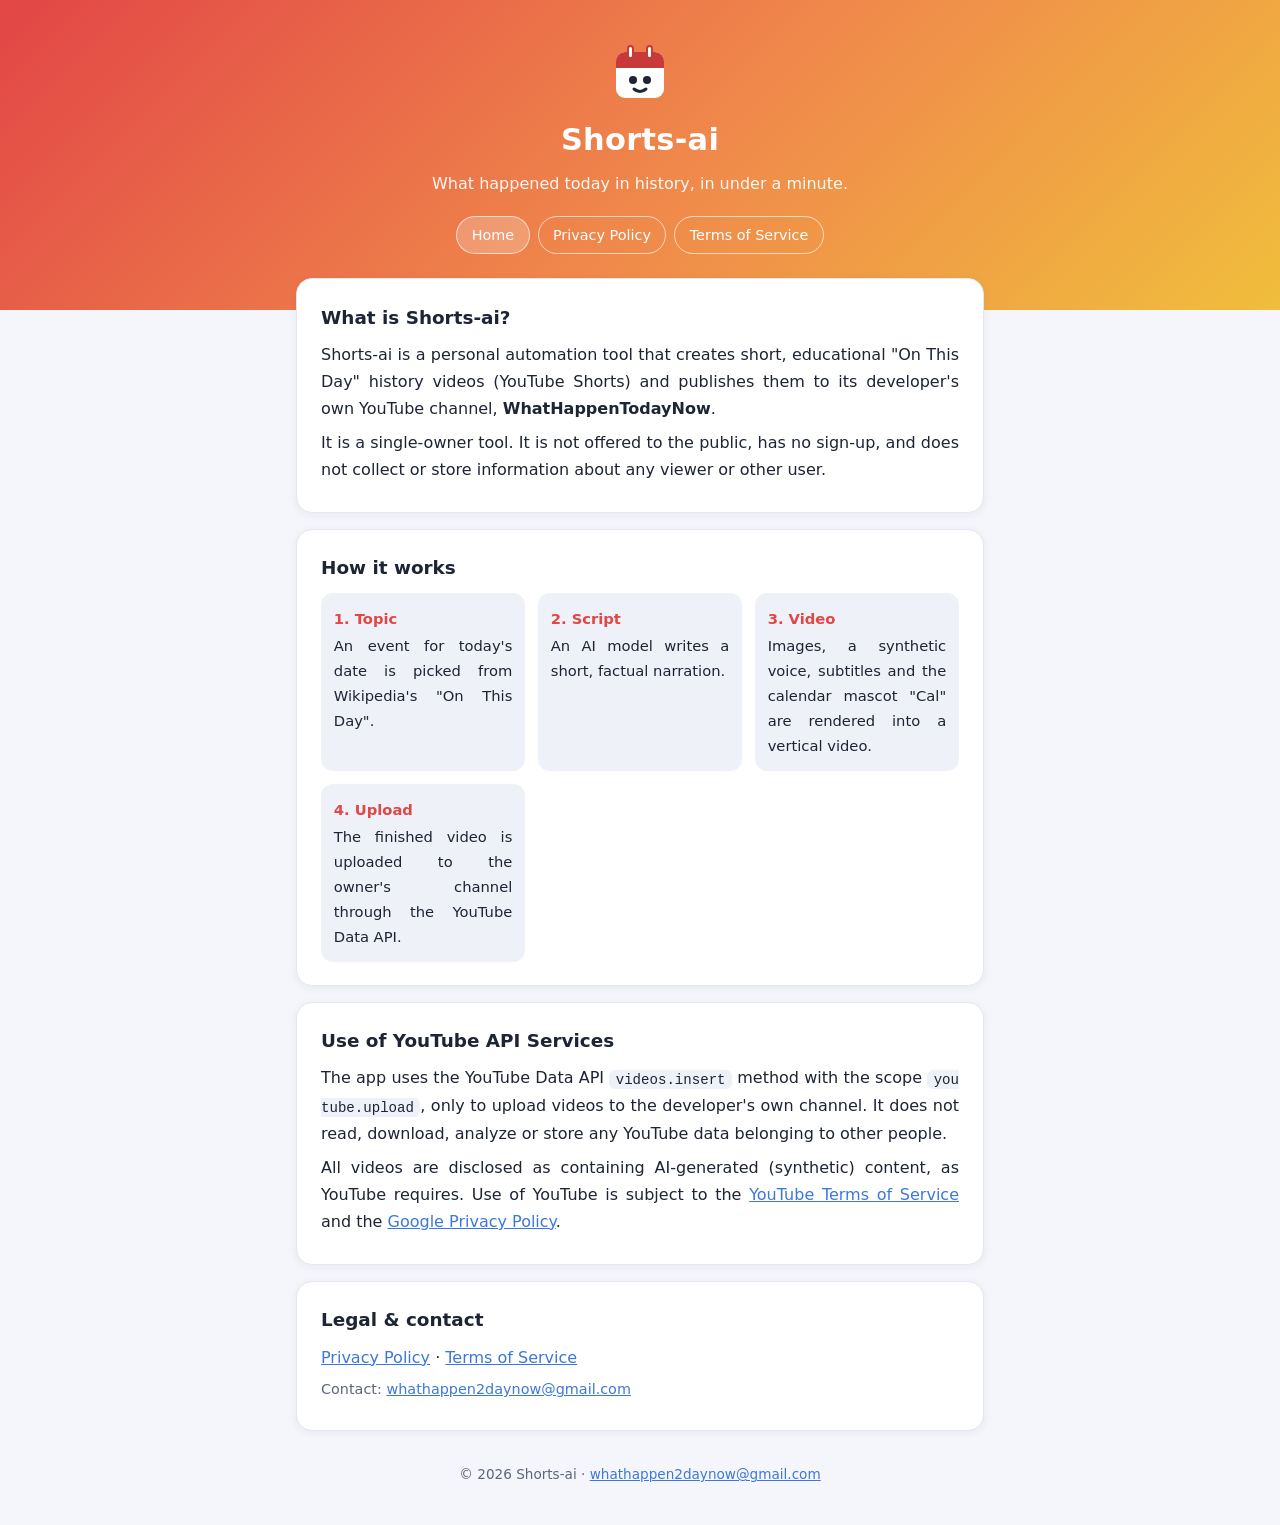
<file: docs/index.html>
<!doctype html>
<html lang="en"><head><meta charset="utf-8"><meta name="viewport" content="width=device-width,initial-scale=1">
<title>Shorts-ai | Daily history Shorts for WhatHappenTodayNow</title>
<meta name="description" content="Shorts-ai is a personal automation tool that creates short educational history videos and uploads them to its owner's own YouTube channel, WhatHappenTodayNow.">
<meta name="google-site-verification" content="Zpc3ksxziCVwfAJSCuT_QV3DpZmSh-ywNpROX3uLtkc" />
<link rel="stylesheet" href="style.css">
</head><body>
<header><svg class="logo" viewBox="0 0 64 64" aria-hidden="true"><rect x="8" y="12" width="48" height="46" rx="9" fill="#fff"/><path d="M8 21a9 9 0 0 1 9-9h30a9 9 0 0 1 9 9v7H8z" fill="#c83a3a"/><rect x="20" y="6" width="5" height="12" rx="2.5" fill="#fff" stroke="#c83a3a" stroke-width="2"/><rect x="39" y="6" width="5" height="12" rx="2.5" fill="#fff" stroke="#c83a3a" stroke-width="2"/><circle cx="25" cy="40" r="4" fill="#1d2433"/><circle cx="39" cy="40" r="4" fill="#1d2433"/><path d="M26 49q6 5 12 0" stroke="#1d2433" stroke-width="3" fill="none" stroke-linecap="round"/></svg><h1>Shorts-ai</h1><p>What happened today in history, in under a minute.</p>
<nav><a href="index.html" class="on">Home</a><a href="privacy.html">Privacy Policy</a><a href="terms.html">Terms of Service</a></nav></header>
<main>
<section class="card"><h2>What is Shorts-ai?</h2>
<p>Shorts-ai is a personal automation tool that creates short, educational "On This Day" history videos (YouTube Shorts) and publishes them to its developer's own YouTube channel, <b>WhatHappenTodayNow</b>.</p>
<p>It is a single-owner tool. It is not offered to the public, has no sign-up, and does not collect or store information about any viewer or other user.</p></section>
<section class="card"><h2>How it works</h2>
<div class="steps">
<div class="step"><b>1. Topic</b>An event for today's date is picked from Wikipedia's "On This Day".</div>
<div class="step"><b>2. Script</b>An AI model writes a short, factual narration.</div>
<div class="step"><b>3. Video</b>Images, a synthetic voice, subtitles and the calendar mascot "Cal" are rendered into a vertical video.</div>
<div class="step"><b>4. Upload</b>The finished video is uploaded to the owner's channel through the YouTube Data API.</div></div></section>
<section class="card"><h2>Use of YouTube API Services</h2>
<p>The app uses the YouTube Data API <code>videos.insert</code> method with the scope <code>youtube.upload</code>, only to upload videos to the developer's own channel. It does not read, download, analyze or store any YouTube data belonging to other people.</p>
<p>All videos are disclosed as containing AI-generated (synthetic) content, as YouTube requires. Use of YouTube is subject to the <a href="https://www.youtube.com/t/terms">YouTube Terms of Service</a> and the <a href="https://policies.google.com/privacy">Google Privacy Policy</a>.</p></section>
<section class="card"><h2>Legal &amp; contact</h2>
<p><a href="privacy.html">Privacy Policy</a> &middot; <a href="terms.html">Terms of Service</a></p>
<p class="muted">Contact: <a href="mailto:whathappen2daynow@gmail.com">whathappen2daynow@gmail.com</a></p></section>
</main>
<footer>&copy; 2026 Shorts-ai &middot; <a href="mailto:whathappen2daynow@gmail.com">whathappen2daynow@gmail.com</a></footer>
</body></html>
</file>
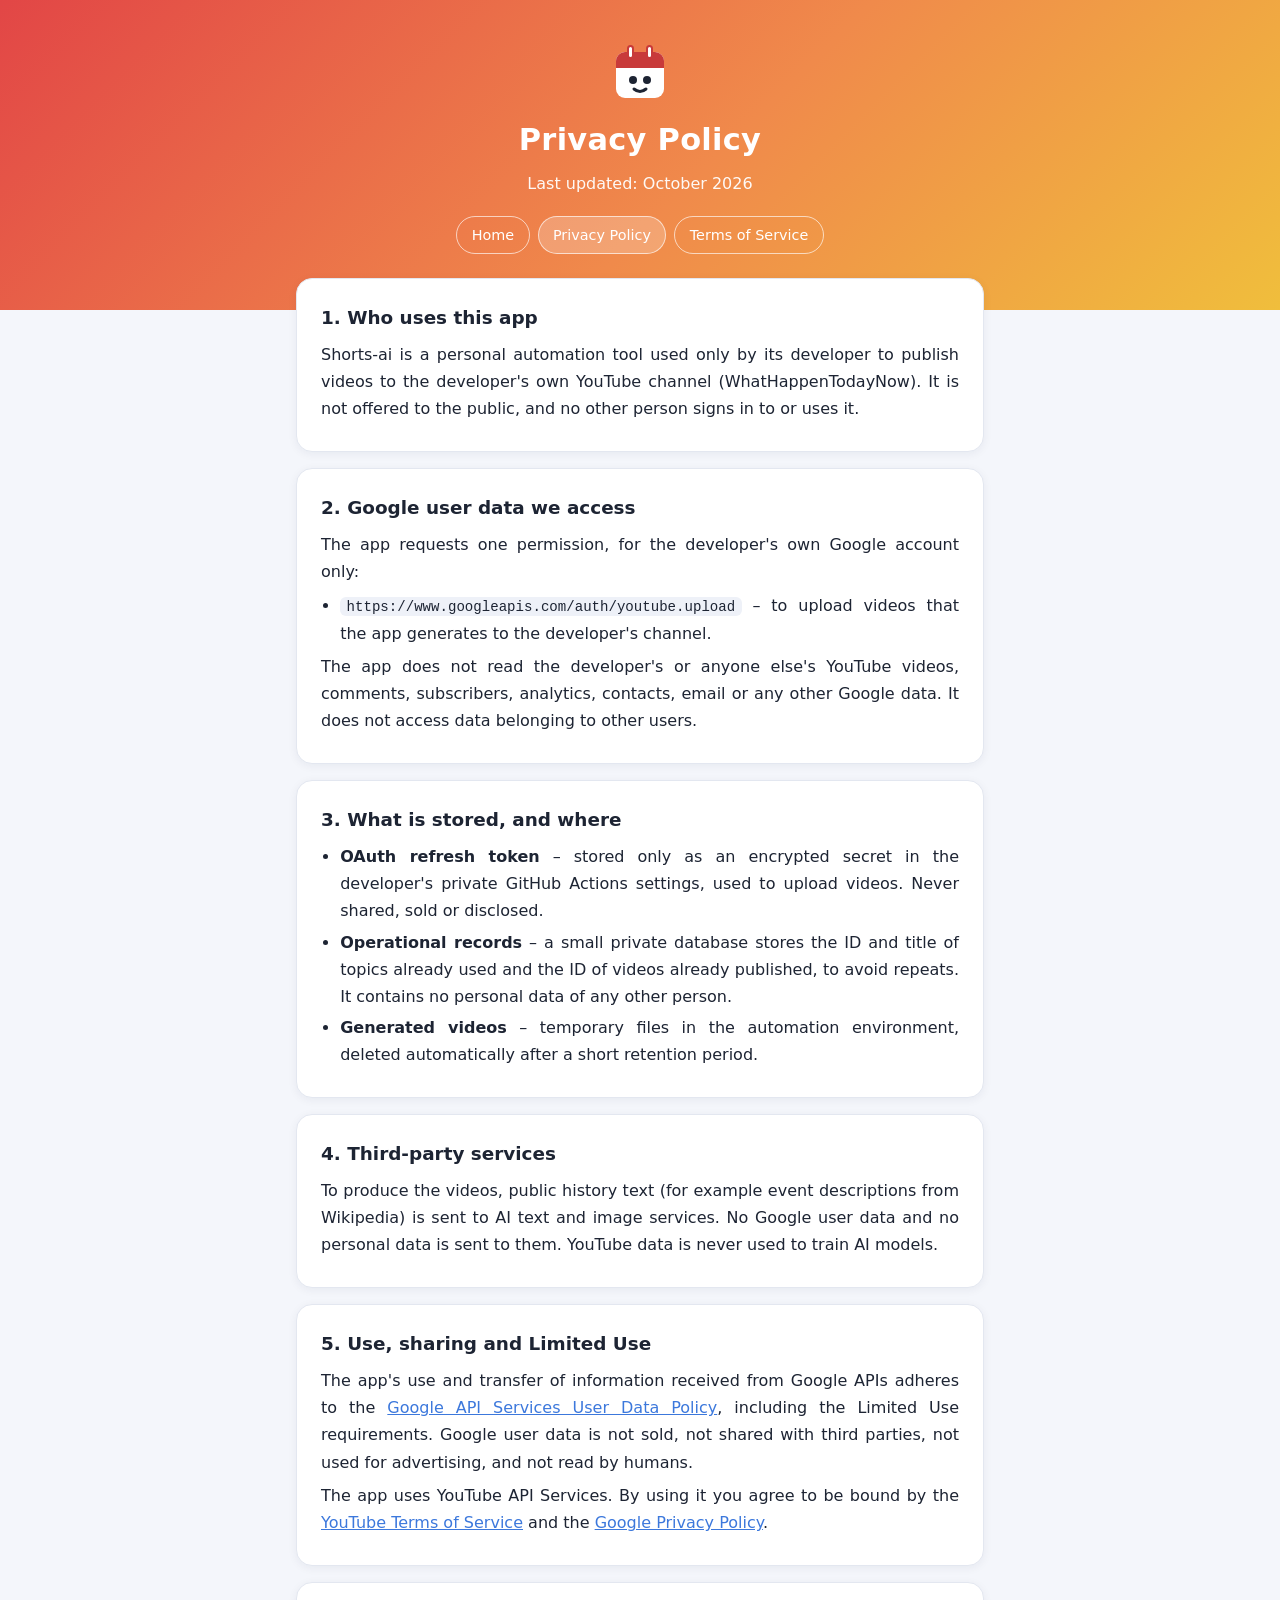
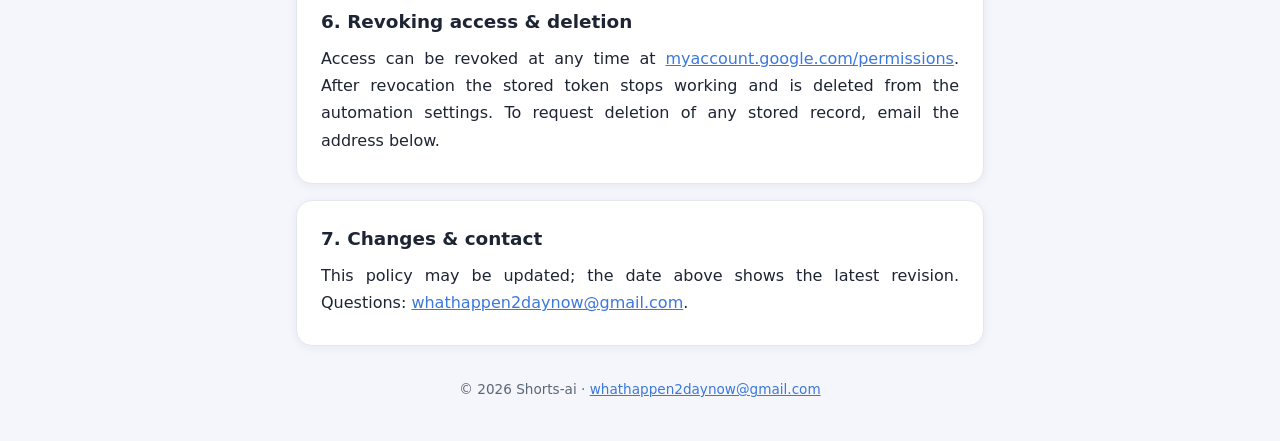
<file: docs/privacy.html>
<!doctype html>
<html lang="en"><head><meta charset="utf-8"><meta name="viewport" content="width=device-width,initial-scale=1">
<title>Shorts-ai Privacy Policy</title>
<meta name="description" content="Privacy Policy of Shorts-ai, a personal tool that uploads videos to its owner's own YouTube channel. Explains what data is accessed, stored and how access can be revoked.">
<link rel="stylesheet" href="style.css">
</head><body>
<header><svg class="logo" viewBox="0 0 64 64" aria-hidden="true"><rect x="8" y="12" width="48" height="46" rx="9" fill="#fff"/><path d="M8 21a9 9 0 0 1 9-9h30a9 9 0 0 1 9 9v7H8z" fill="#c83a3a"/><rect x="20" y="6" width="5" height="12" rx="2.5" fill="#fff" stroke="#c83a3a" stroke-width="2"/><rect x="39" y="6" width="5" height="12" rx="2.5" fill="#fff" stroke="#c83a3a" stroke-width="2"/><circle cx="25" cy="40" r="4" fill="#1d2433"/><circle cx="39" cy="40" r="4" fill="#1d2433"/><path d="M26 49q6 5 12 0" stroke="#1d2433" stroke-width="3" fill="none" stroke-linecap="round"/></svg><h1>Privacy Policy</h1><p>Last updated: October 2026</p>
<nav><a href="index.html">Home</a><a href="privacy.html" class="on">Privacy Policy</a><a href="terms.html">Terms of Service</a></nav></header>
<main>
<section class="card"><h2>1. Who uses this app</h2>
<p>Shorts-ai is a personal automation tool used only by its developer to publish videos to the developer's own YouTube channel (WhatHappenTodayNow). It is not offered to the public, and no other person signs in to or uses it.</p></section>
<section class="card"><h2>2. Google user data we access</h2>
<p>The app requests one permission, for the developer's own Google account only:</p>
<ul><li><code>https://www.googleapis.com/auth/youtube.upload</code> &ndash; to upload videos that the app generates to the developer's channel.</li></ul>
<p>The app does not read the developer's or anyone else's YouTube videos, comments, subscribers, analytics, contacts, email or any other Google data. It does not access data belonging to other users.</p></section>
<section class="card"><h2>3. What is stored, and where</h2>
<ul>
<li><b>OAuth refresh token</b> &ndash; stored only as an encrypted secret in the developer's private GitHub Actions settings, used to upload videos. Never shared, sold or disclosed.</li>
<li><b>Operational records</b> &ndash; a small private database stores the ID and title of topics already used and the ID of videos already published, to avoid repeats. It contains no personal data of any other person.</li>
<li><b>Generated videos</b> &ndash; temporary files in the automation environment, deleted automatically after a short retention period.</li></ul></section>
<section class="card"><h2>4. Third-party services</h2>
<p>To produce the videos, public history text (for example event descriptions from Wikipedia) is sent to AI text and image services. No Google user data and no personal data is sent to them. YouTube data is never used to train AI models.</p></section>
<section class="card"><h2>5. Use, sharing and Limited Use</h2>
<p>The app's use and transfer of information received from Google APIs adheres to the <a href="https://developers.google.com/terms/api-services-user-data-policy">Google API Services User Data Policy</a>, including the Limited Use requirements. Google user data is not sold, not shared with third parties, not used for advertising, and not read by humans.</p>
<p>The app uses YouTube API Services. By using it you agree to be bound by the <a href="https://www.youtube.com/t/terms">YouTube Terms of Service</a> and the <a href="https://policies.google.com/privacy">Google Privacy Policy</a>.</p></section>
<section class="card"><h2>6. Revoking access &amp; deletion</h2>
<p>Access can be revoked at any time at <a href="https://myaccount.google.com/permissions">myaccount.google.com/permissions</a>. After revocation the stored token stops working and is deleted from the automation settings. To request deletion of any stored record, email the address below.</p></section>
<section class="card"><h2>7. Changes &amp; contact</h2>
<p>This policy may be updated; the date above shows the latest revision. Questions: <a href="mailto:whathappen2daynow@gmail.com">whathappen2daynow@gmail.com</a>.</p></section>
</main>
<footer>&copy; 2026 Shorts-ai &middot; <a href="mailto:whathappen2daynow@gmail.com">whathappen2daynow@gmail.com</a></footer>
</body></html>
</file>
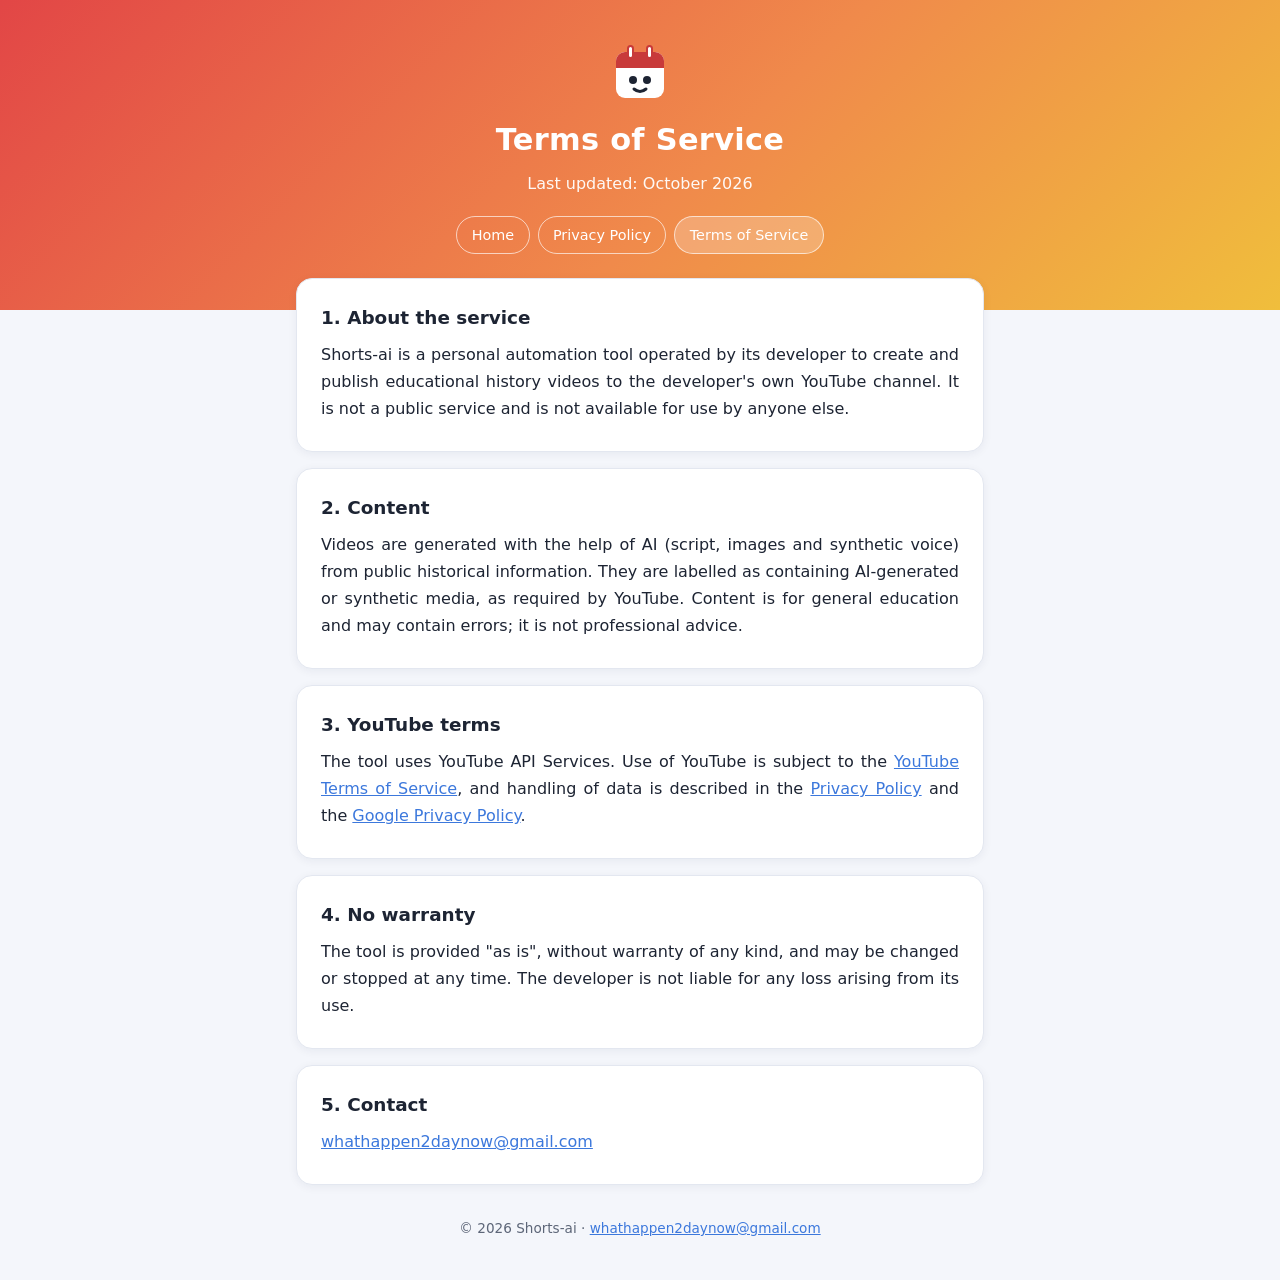
<file: docs/terms.html>
<!doctype html>
<html lang="en"><head><meta charset="utf-8"><meta name="viewport" content="width=device-width,initial-scale=1">
<title>Shorts-ai Terms of Service</title>
<meta name="description" content="Terms of Service of Shorts-ai, a personal tool that publishes AI-assisted educational history videos to its owner's own YouTube channel.">
<link rel="stylesheet" href="style.css">
</head><body>
<header><svg class="logo" viewBox="0 0 64 64" aria-hidden="true"><rect x="8" y="12" width="48" height="46" rx="9" fill="#fff"/><path d="M8 21a9 9 0 0 1 9-9h30a9 9 0 0 1 9 9v7H8z" fill="#c83a3a"/><rect x="20" y="6" width="5" height="12" rx="2.5" fill="#fff" stroke="#c83a3a" stroke-width="2"/><rect x="39" y="6" width="5" height="12" rx="2.5" fill="#fff" stroke="#c83a3a" stroke-width="2"/><circle cx="25" cy="40" r="4" fill="#1d2433"/><circle cx="39" cy="40" r="4" fill="#1d2433"/><path d="M26 49q6 5 12 0" stroke="#1d2433" stroke-width="3" fill="none" stroke-linecap="round"/></svg><h1>Terms of Service</h1><p>Last updated: October 2026</p>
<nav><a href="index.html">Home</a><a href="privacy.html">Privacy Policy</a><a href="terms.html" class="on">Terms of Service</a></nav></header>
<main>
<section class="card"><h2>1. About the service</h2>
<p>Shorts-ai is a personal automation tool operated by its developer to create and publish educational history videos to the developer's own YouTube channel. It is not a public service and is not available for use by anyone else.</p></section>
<section class="card"><h2>2. Content</h2>
<p>Videos are generated with the help of AI (script, images and synthetic voice) from public historical information. They are labelled as containing AI-generated or synthetic media, as required by YouTube. Content is for general education and may contain errors; it is not professional advice.</p></section>
<section class="card"><h2>3. YouTube terms</h2>
<p>The tool uses YouTube API Services. Use of YouTube is subject to the <a href="https://www.youtube.com/t/terms">YouTube Terms of Service</a>, and handling of data is described in the <a href="privacy.html">Privacy Policy</a> and the <a href="https://policies.google.com/privacy">Google Privacy Policy</a>.</p></section>
<section class="card"><h2>4. No warranty</h2>
<p>The tool is provided "as is", without warranty of any kind, and may be changed or stopped at any time. The developer is not liable for any loss arising from its use.</p></section>
<section class="card"><h2>5. Contact</h2>
<p><a href="mailto:whathappen2daynow@gmail.com">whathappen2daynow@gmail.com</a></p></section>
</main>
<footer>&copy; 2026 Shorts-ai &middot; <a href="mailto:whathappen2daynow@gmail.com">whathappen2daynow@gmail.com</a></footer>
</body></html>
</file>
<file: docs/style.css>
:root{--bg:#f4f6fb;--card:#fff;--text:#1d2433;--muted:#5d6678;--line:#e3e7f0;--accent:#e24646;--accent2:#3c78dc;--code:#eef1f8}
@media (prefers-color-scheme:dark){:root{--bg:#10131c;--card:#181c28;--text:#e8ebf3;--muted:#9aa3b5;--line:#272d3d;--code:#222838;--accent2:#6d9cf0}}
*{box-sizing:border-box}
body{margin:0;background:var(--bg);color:var(--text);font:16px/1.7 system-ui,-apple-system,"Segoe UI",Roboto,sans-serif}
header{background:linear-gradient(135deg,#e24646,#f08a4b 55%,#f0be3c);color:#fff;padding:2.5rem 1rem 3.5rem;text-align:center}
.logo{width:64px;height:64px;margin:0 auto .6rem;display:block}
header h1{margin:.2rem 0;font-size:1.9rem;letter-spacing:.3px}
header p{margin:.3rem auto 0;max-width:34rem;opacity:.95}
nav{display:flex;justify-content:center;gap:.5rem;flex-wrap:wrap;margin-top:1.2rem}
nav a{color:#fff;text-decoration:none;font-size:.9rem;padding:.35rem .9rem;border:1px solid rgba(255,255,255,.65);border-radius:999px}
nav a.on,nav a:hover{background:rgba(255,255,255,.22)}
main{max-width:720px;margin:-2rem auto 2rem;padding:0 1rem}
.card{background:var(--card);border:1px solid var(--line);border-radius:16px;padding:1.4rem 1.5rem;margin-bottom:1rem;box-shadow:0 2px 10px rgba(20,30,60,.06)}
h2{font-size:1.15rem;margin:0 0 .5rem}
p{margin:.4rem 0}
.card p,.card li,.step{text-align:justify;text-justify:inter-word;hyphens:auto;-webkit-hyphens:auto}
ul{margin:.4rem 0;padding-left:1.2rem}li{margin:.25rem 0}
a{color:var(--accent2)}
code{background:var(--code);padding:.1rem .4rem;border-radius:6px;font-size:.88em;word-break:break-all}
.muted{color:var(--muted);font-size:.9rem}
.steps{display:grid;gap:.8rem;grid-template-columns:repeat(auto-fit,minmax(150px,1fr));margin-top:.6rem}
.step{background:var(--code);border-radius:12px;padding:.8rem;font-size:.92rem}
.step b{display:block;color:var(--accent);margin-bottom:.15rem}
footer{text-align:center;color:var(--muted);font-size:.85rem;padding:0 1rem 2.5rem}
</file>
